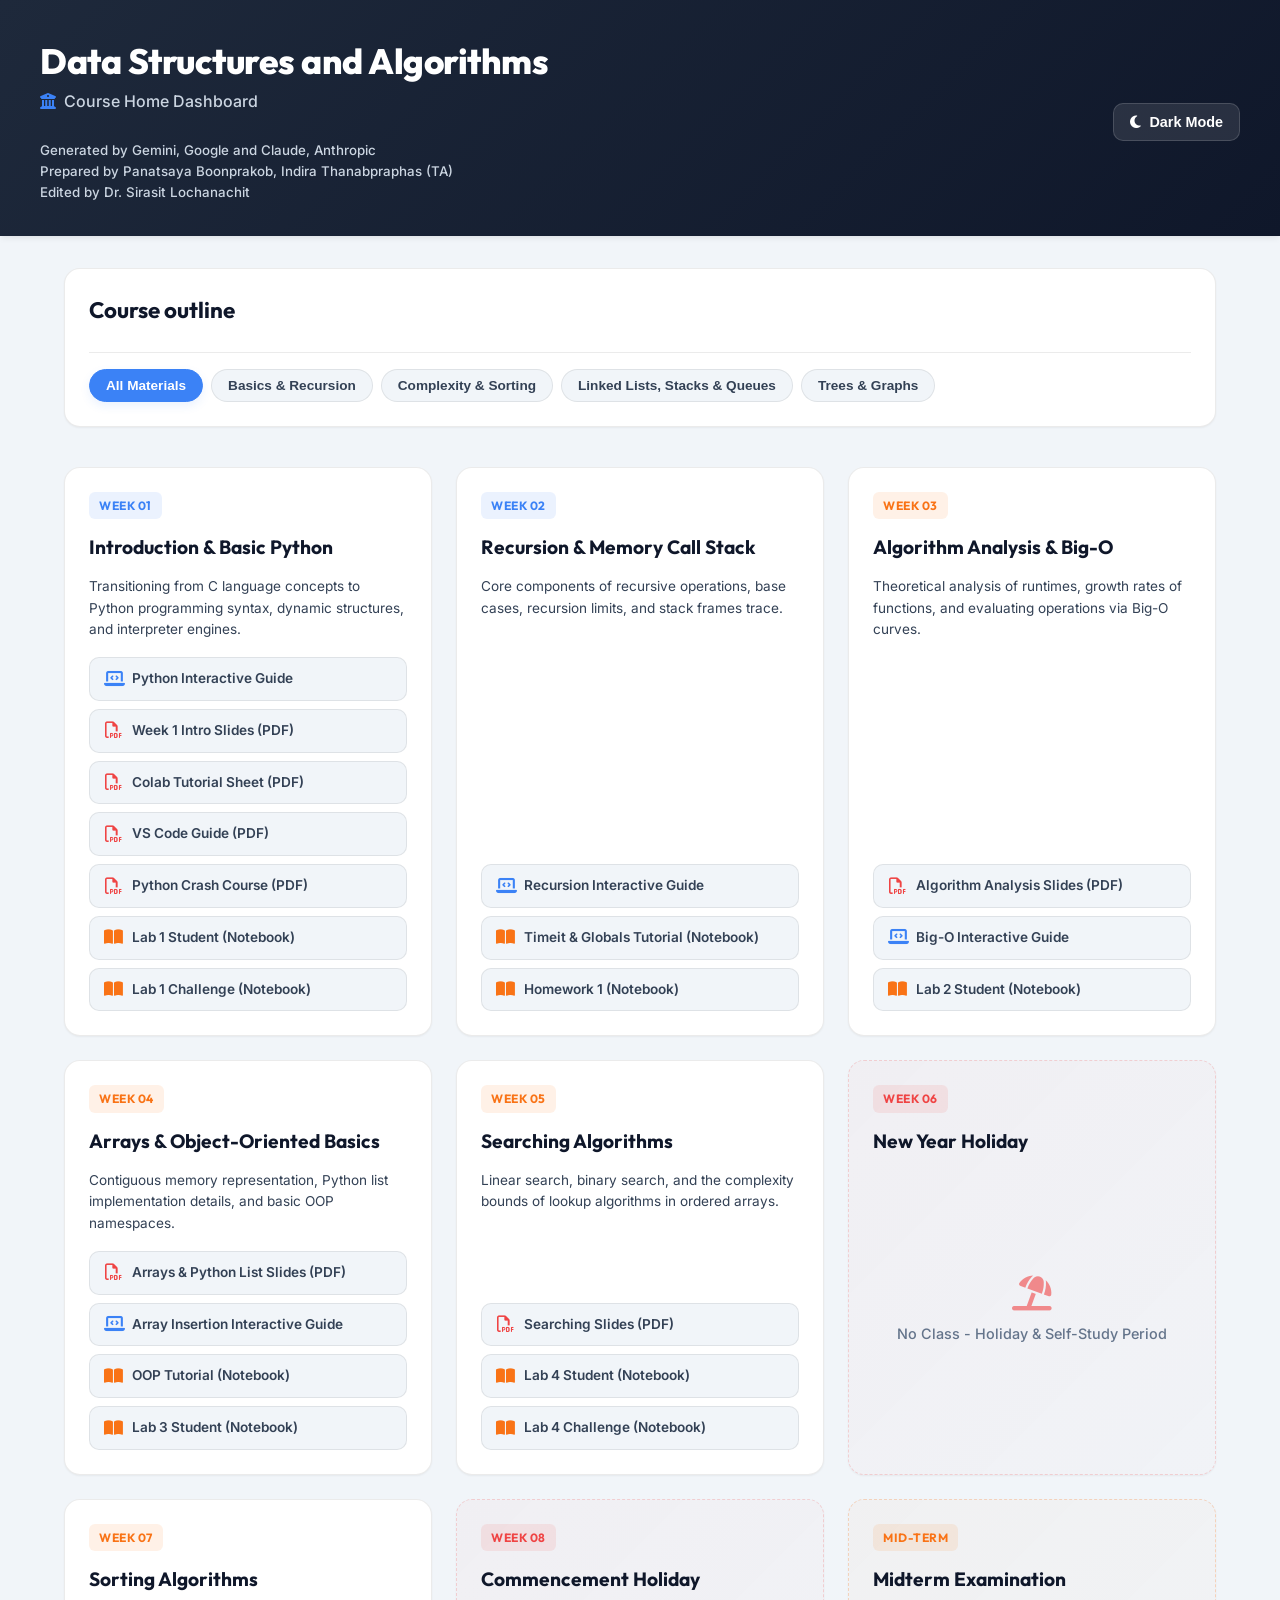
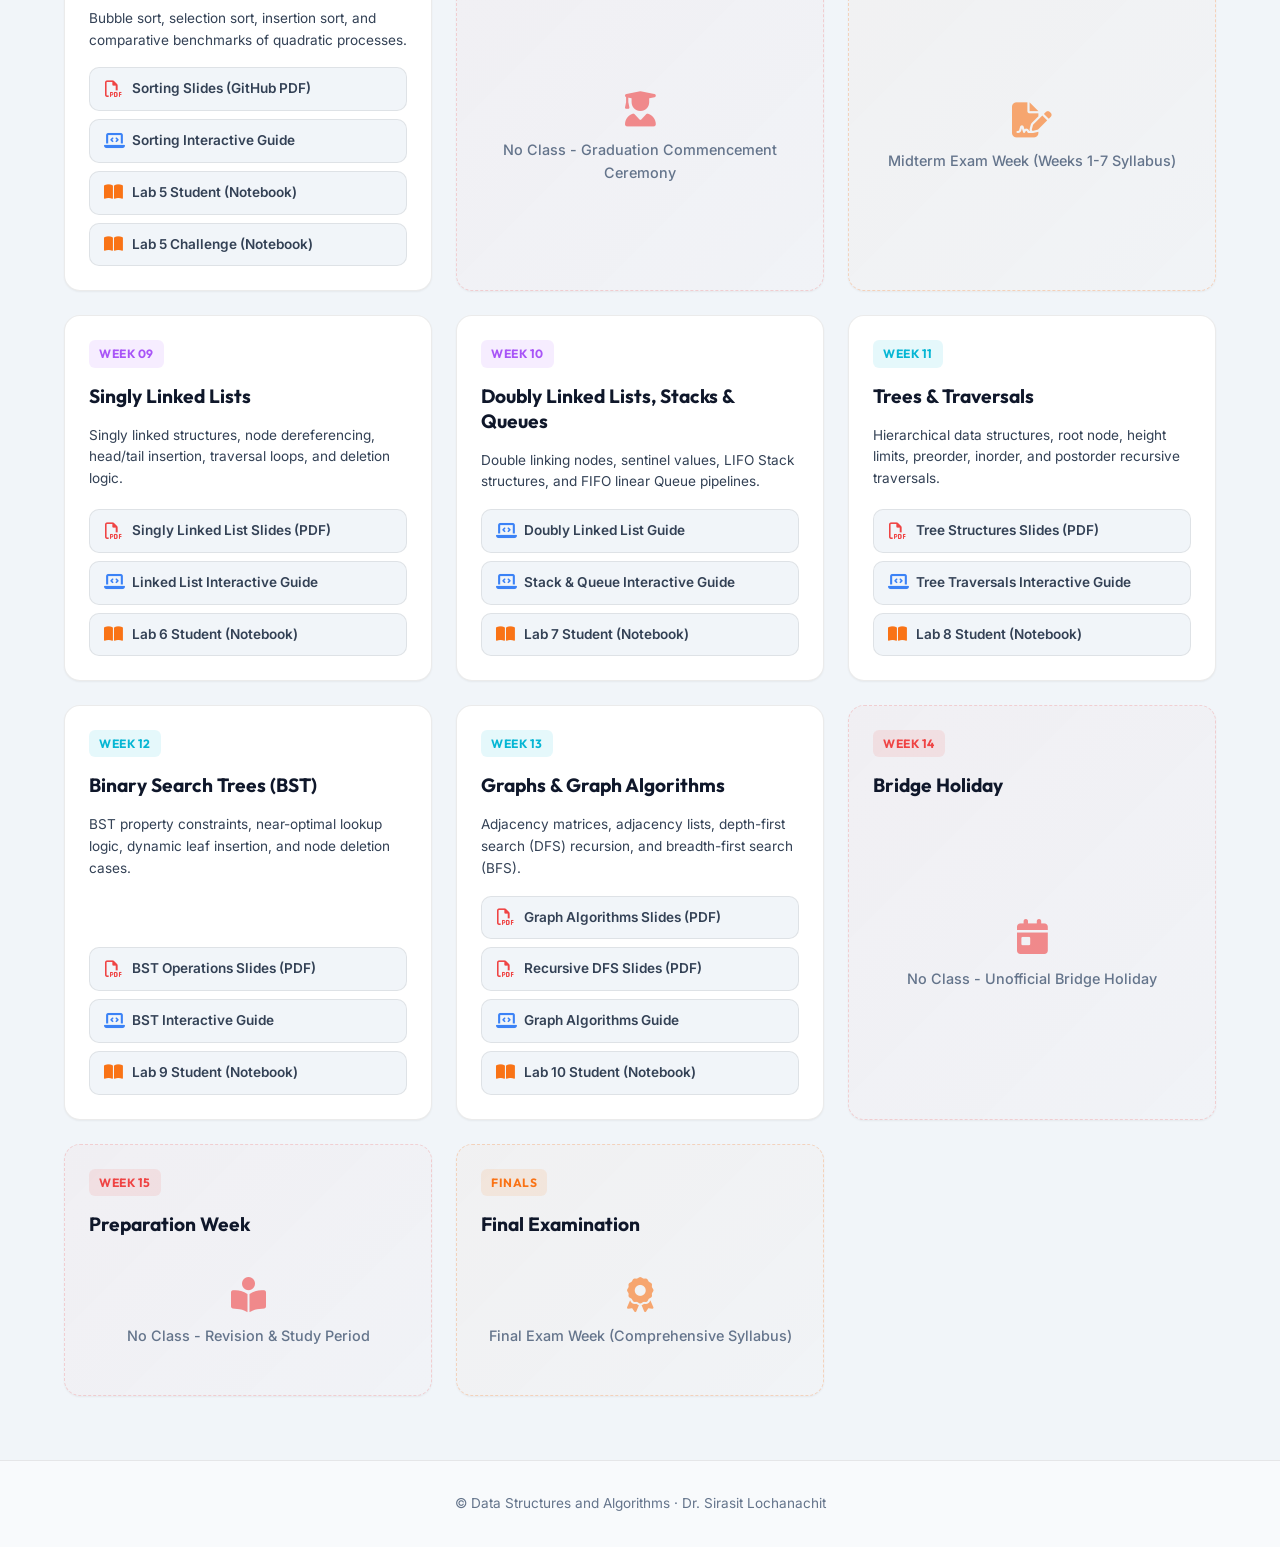
<file: index.html>
<!DOCTYPE html>
<html lang="en">
<head>
    <meta charset="UTF-8">
    <meta name="viewport" content="width=device-width, initial-scale=1.0">
    <title>Data Structures and Algorithms | Course Dashboard</title>
    <!-- Google Fonts -->
    <link rel="preconnect" href="https://fonts.googleapis.com">
    <link rel="preconnect" href="https://fonts.gstatic.com" crossorigin>
    <link href="https://fonts.googleapis.com/css2?family=Fira+Code:wght@400;500&family=Inter:wght@300;400;500;600;700&family=Outfit:wght@400;500;600;700;800&display=swap" rel="stylesheet">
    <!-- FontAwesome for Premium Icons -->
    <link rel="stylesheet" href="https://cdnjs.cloudflare.com/ajax/libs/font-awesome/6.4.0/css/all.min.css">
    
    <style>
        /* Design System & Variables */
        :root {
            /* Dark Mode Variables (Default base for the CSS) */
            --bg-primary: #090d16;
            --bg-secondary: #0f1626;
            --bg-card: rgba(15, 22, 38, 0.7);
            --bg-header: linear-gradient(135deg, #0b0f1a, #05070b);
            --border-color: rgba(255, 255, 255, 0.08);
            --border-accent: rgba(59, 130, 246, 0.25);
            
            --text-primary: #f8fafc;
            --text-secondary: #94a3b8;
            --text-muted: #64748b;
            
            /* Accents & Glows */
            --accent-blue: #3b82f6;
            --accent-blue-glow: rgba(59, 130, 246, 0.2);
            --accent-purple: #a855f7;
            --accent-purple-glow: rgba(168, 85, 247, 0.2);
            --accent-cyan: #06b6d4;
            --accent-cyan-glow: rgba(6, 182, 212, 0.2);
            --accent-green: #10b981;
            --accent-green-glow: rgba(16, 185, 129, 0.2);
            --accent-red: #ef4444;
            --accent-red-glow: rgba(239, 68, 68, 0.2);
            --accent-orange: #f97316;
            --accent-orange-glow: rgba(249, 115, 22, 0.2);
            
            --shadow-sm: 0 1px 2px rgba(0, 0, 0, 0.3);
            --shadow-md: 0 4px 6px -1px rgba(0, 0, 0, 0.4), 0 2px 4px -1px rgba(0, 0, 0, 0.3);
            --shadow-lg: 0 10px 30px rgba(0, 0, 0, 0.5);
            
            --transition-fast: 0.2s ease;
            --transition-normal: 0.3s ease;
            --border-radius-card: 16px;
            --border-radius-btn: 10px;
        }

        /* Light Mode Theme Overrides */
        body.light-mode {
            --bg-primary: #f1f5f9;      /* slate-100 */
            --bg-secondary: #f8fafc;    /* slate-50 */
            --bg-card: #ffffff;         /* pure white */
            --bg-header: linear-gradient(135deg, #1e293b, #0f172a);
            --border-color: rgba(0, 0, 0, 0.08);
            --border-accent: rgba(59, 130, 246, 0.15);
            
            --text-primary: #0f172a;    /* slate-900 */
            --text-secondary: #334155;  /* slate-700 */
            --text-muted: #64748b;      /* slate-500 */
            
            --accent-blue-glow: rgba(59, 130, 246, 0.1);
            --accent-purple-glow: rgba(168, 85, 247, 0.1);
            --accent-cyan-glow: rgba(6, 182, 212, 0.1);
            --accent-green-glow: rgba(16, 185, 129, 0.1);
            --accent-red-glow: rgba(239, 68, 68, 0.1);
            --accent-orange-glow: rgba(249, 115, 22, 0.1);
            
            --shadow-sm: 0 1px 2px rgba(0, 0, 0, 0.05);
            --shadow-md: 0 4px 6px -1px rgba(0, 0, 0, 0.05), 0 2px 4px -1px rgba(0, 0, 0, 0.03);
            --shadow-lg: 0 10px 25px rgba(0, 0, 0, 0.04);
        }

        /* Base & Reset Styles */
        * {
            box-sizing: border-box;
            margin: 0;
            padding: 0;
        }

        body {
            font-family: 'Inter', -apple-system, BlinkMacSystemFont, "Segoe UI", Roboto, sans-serif;
            background-color: var(--bg-primary);
            color: var(--text-primary);
            line-height: 1.6;
            min-height: 100vh;
            display: flex;
            flex-direction: column;
            transition: background-color var(--transition-normal), color var(--transition-normal);
        }

        a {
            color: var(--accent-blue);
            text-decoration: none;
            transition: color var(--transition-fast);
        }

        a:hover {
            text-decoration: underline;
        }

        /* Course Header Dashboard */
        header {
            background: var(--bg-header);
            color: #ffffff;
            padding: 2.5rem 2rem 2rem;
            position: relative;
            box-shadow: var(--shadow-md);
            z-index: 10;
        }

        .header-container {
            max-width: 1200px;
            margin: 0 auto;
            display: flex;
            justify-content: space-between;
            align-items: center;
            flex-wrap: wrap;
            gap: 1.5rem;
        }

        .header-title-area h1 {
            font-family: 'Outfit', sans-serif;
            font-size: 2.2rem;
            font-weight: 800;
            letter-spacing: -0.5px;
            line-height: 1.2;
            margin-bottom: 0.4rem;
        }

        .header-title-area p {
            font-size: 1rem;
            color: #cbd5e1;
            font-weight: 500;
            display: flex;
            align-items: center;
            gap: 8px;
        }

        .header-title-area p i {
            color: var(--accent-blue);
        }

        /* Theme Toggle Button in Header */
        .theme-toggle-btn {
            background-color: rgba(255, 255, 255, 0.08);
            border: 1px solid rgba(255, 255, 255, 0.15);
            color: #ffffff;
            padding: 10px 16px;
            border-radius: var(--border-radius-btn);
            font-weight: 600;
            font-size: 0.9rem;
            cursor: pointer;
            display: flex;
            align-items: center;
            gap: 8px;
            transition: var(--transition-fast);
        }

        .theme-toggle-btn:hover {
            background-color: rgba(255, 255, 255, 0.15);
            border-color: rgba(255, 255, 255, 0.3);
            box-shadow: 0 0 12px rgba(255, 255, 255, 0.1);
        }

        body.light-mode .theme-toggle-btn {
            /* Keep header styling clean in dark header context */
            background-color: rgba(255, 255, 255, 0.1);
        }

        /* Main Workspace Container */
        main {
            max-width: 1200px;
            width: 100%;
            margin: 2rem auto 4rem;
            padding: 0 1.5rem;
            display: flex;
            flex-direction: column;
            gap: 2.5rem;
        }

        /* Top Widgets Grid (Overview, Contact & Resources) */

        .info-card {
            background-color: var(--bg-card);
            border: 1px solid var(--border-color);
            border-radius: var(--border-radius-card);
            padding: 1.5rem;
            box-shadow: var(--shadow-md);
            display: flex;
            flex-direction: column;
            gap: 1rem;
            transition: transform var(--transition-normal), box-shadow var(--transition-normal);
        }

        body:not(.light-mode) .info-card {
            backdrop-filter: blur(12px);
        }

        .info-card-header {
            display: flex;
            align-items: center;
            gap: 12px;
            border-bottom: 1px solid var(--border-color);
            padding-bottom: 0.75rem;
        }

        .info-card-icon {
            font-size: 1.4rem;
            color: var(--accent-blue);
        }

        .info-card-header h2 {
            font-family: 'Outfit', sans-serif;
            font-size: 1.25rem;
            font-weight: 700;
        }

        .info-card-body {
            font-size: 0.95rem;
            color: var(--text-secondary);
            display: flex;
            flex-direction: column;
            gap: 0.8rem;
        }

        .info-card-body p.tagline {
            font-style: italic;
            color: var(--accent-blue);
            font-weight: 500;
        }

        .key-info-list {
            list-style: none;
            display: flex;
            flex-direction: column;
            gap: 0.5rem;
        }

        .key-info-list li {
            display: flex;
            align-items: center;
            gap: 8px;
        }

        .key-info-list li strong {
            color: var(--text-primary);
            min-width: 110px;
        }

        .discord-btn {
            display: inline-flex;
            align-items: center;
            gap: 8px;
            background-color: #5865f2;
            color: #ffffff;
            padding: 8px 16px;
            border-radius: var(--border-radius-btn);
            font-weight: 600;
            font-size: 0.85rem;
            width: fit-content;
            transition: var(--transition-fast);
        }

        .discord-btn:hover {
            background-color: #4752c4;
            text-decoration: none;
            box-shadow: 0 4px 12px rgba(88, 101, 242, 0.35);
        }

        /* Course Outline Control Center */
        .controls-card {
            background-color: var(--bg-card);
            border: 1px solid var(--border-color);
            border-radius: var(--border-radius-card);
            padding: 1.5rem;
            box-shadow: var(--shadow-sm);
            display: flex;
            flex-direction: column;
            gap: 1.25rem;
        }

        .controls-header {
            display: flex;
            justify-content: space-between;
            align-items: center;
            flex-wrap: wrap;
            gap: 1rem;
        }

        .controls-title h2 {
            font-family: 'Outfit', sans-serif;
            font-size: 1.4rem;
            font-weight: 700;
            margin-bottom: 0.2rem;
        }

        .controls-title p {
            font-size: 0.9rem;
            color: var(--text-muted);
        }



        /* Filter buttons container */
        .filter-container {
            display: flex;
            flex-wrap: wrap;
            gap: 8px;
            border-top: 1px solid var(--border-color);
            padding-top: 1rem;
        }

        .filter-btn {
            background-color: var(--bg-primary);
            border: 1px solid var(--border-color);
            color: var(--text-secondary);
            padding: 8px 16px;
            border-radius: 999px;
            font-size: 0.85rem;
            font-weight: 600;
            cursor: pointer;
            transition: var(--transition-fast);
        }

        .filter-btn:hover {
            color: var(--text-primary);
            background-color: var(--border-color);
        }

        .filter-btn.active {
            background-color: var(--accent-blue);
            border-color: var(--accent-blue);
            color: #ffffff;
            box-shadow: 0 4px 10px var(--accent-blue-glow);
        }

        /* Course Weeks Grid */
        .weeks-grid {
            display: grid;
            grid-template-columns: repeat(auto-fill, minmax(360px, 1fr));
            gap: 1.5rem;
        }

        /* Week card general styling */
        .week-card {
            background-color: var(--bg-card);
            border: 1px solid var(--border-color);
            border-radius: var(--border-radius-card);
            padding: 1.5rem;
            box-shadow: var(--shadow-sm);
            display: flex;
            flex-direction: column;
            gap: 1rem;
            position: relative;
            overflow: hidden;
            transition: opacity var(--transition-normal), transform var(--transition-normal), box-shadow var(--transition-normal), border-color var(--transition-normal);
        }

        .week-card.hidden {
            display: none !important;
            opacity: 0;
            transform: translateY(10px);
        }

        .week-card:hover {
            transform: translateY(-4px);
            box-shadow: var(--shadow-lg);
            border-color: var(--border-accent);
        }

        /* Category left borders on hover */
        .week-card::before {
            content: '';
            position: absolute;
            top: 0;
            left: 0;
            width: 4px;
            height: 100%;
            background-color: transparent;
            transition: var(--transition-fast);
        }
        
        .week-card[data-category="basics"]:hover::before { background-color: var(--accent-blue); }
        .week-card[data-category="complexity"]:hover::before { background-color: var(--accent-orange); }
        .week-card[data-category="lists"]:hover::before { background-color: var(--accent-purple); }
        .week-card[data-category="trees"]:hover::before { background-color: var(--accent-cyan); }

        /* Week card header details */
        .week-card-header {
            display: flex;
            justify-content: space-between;
            align-items: center;
        }

        .week-badge {
            font-family: 'Outfit', sans-serif;
            font-size: 0.75rem;
            font-weight: 700;
            text-transform: uppercase;
            letter-spacing: 0.5px;
            padding: 4px 10px;
            border-radius: 6px;
        }

        /* Color configurations for week badges */
        .week-card[data-category="basics"] .week-badge {
            background-color: var(--accent-blue-glow);
            color: var(--accent-blue);
        }
        .week-card[data-category="complexity"] .week-badge {
            background-color: var(--accent-orange-glow);
            color: var(--accent-orange);
        }
        .week-card[data-category="lists"] .week-badge {
            background-color: var(--accent-purple-glow);
            color: var(--accent-purple);
        }
        .week-card[data-category="trees"] .week-badge {
            background-color: var(--accent-cyan-glow);
            color: var(--accent-cyan);
        }

        .card-title {
            font-family: 'Outfit', sans-serif;
            font-size: 1.2rem;
            font-weight: 700;
            color: var(--text-primary);
            line-height: 1.3;
        }

        .card-desc {
            font-size: 0.85rem;
            color: var(--text-secondary);
        }

        /* Material buttons listing */
        .materials-container {
            display: flex;
            flex-direction: column;
            gap: 8px;
            margin-top: auto;
        }

        .material-link {
            display: flex;
            align-items: center;
            gap: 10px;
            background-color: var(--bg-primary);
            border: 1px solid var(--border-color);
            color: var(--text-secondary);
            padding: 10px 14px;
            border-radius: var(--border-radius-btn);
            font-size: 0.85rem;
            font-weight: 600;
            transition: var(--transition-fast);
        }

        .material-link i {
            font-size: 1.05rem;
            width: 18px;
            text-align: center;
        }

        .material-link:hover {
            color: var(--text-primary);
            background-color: var(--border-color);
            text-decoration: none;
            transform: translateX(2px);
        }

        /* Specific link icon colors */
        .material-link i.fa-file-pdf { color: var(--accent-red); }
        .material-link i.fa-laptop-code { color: var(--accent-blue); }
        .material-link i.fa-book-open { color: var(--accent-orange); }

        /* Special Card styles (Holidays/Exams) */
        .week-card.special-card {
            border-style: dashed;
            background: linear-gradient(135deg, rgba(239, 68, 68, 0.03), rgba(239, 68, 68, 0.01));
            border-color: rgba(239, 68, 68, 0.2);
        }

        .week-card.special-card[data-special="midterm"],
        .week-card.special-card[data-special="final"] {
            background: linear-gradient(135deg, rgba(249, 115, 22, 0.03), rgba(249, 115, 22, 0.01));
            border-color: rgba(249, 115, 22, 0.25);
        }

        .week-card.special-card .week-badge {
            background-color: rgba(239, 68, 68, 0.1);
            color: var(--accent-red);
        }

        .week-card.special-card[data-special="midterm"] .week-badge,
        .week-card.special-card[data-special="final"] .week-badge {
            background-color: rgba(249, 115, 22, 0.1);
            color: var(--accent-orange);
        }

        .special-placeholder {
            margin: auto;
            text-align: center;
            padding: 1.5rem 0;
            display: flex;
            flex-direction: column;
            align-items: center;
            gap: 12px;
            color: var(--text-muted);
        }

        .special-placeholder i {
            font-size: 2.2rem;
            opacity: 0.6;
        }

        .special-placeholder[data-icon="midterm"] i,
        .special-placeholder[data-icon="final"] i {
            color: var(--accent-orange);
        }
        .special-placeholder[data-icon="holiday"] i {
            color: var(--accent-red);
        }

        .special-placeholder span {
            font-weight: 500;
            font-size: 0.9rem;
        }

        /* Footer styling */
        footer {
            text-align: center;
            font-size: 0.85rem;
            color: var(--text-muted);
            padding: 2rem;
            border-top: 1px solid var(--border-color);
            background-color: var(--bg-secondary);
            margin-top: auto;
        }

        /* Animations */
        @keyframes fadeIn {
            from { opacity: 0; transform: translateY(8px); }
            to { opacity: 1; transform: translateY(0); }
        }

        .weeks-grid > div {
            animation: fadeIn 0.4s ease forwards;
        }

        /* Responsive adjustments */
        @media (max-width: 768px) {
            .header-container {
                flex-direction: column;
                align-items: flex-start;
            }
            main {
                margin: 1.5rem auto 3rem;
            }
        }
    </style>
</head>
<body class="light-mode">

    <!-- Course Header -->
    <header>
        <div class="header-container">
            <div class="header-title-area">
                <h1>Data Structures and Algorithms</h1>
                <p><i class="fa-solid fa-building-columns"></i>Course Home Dashboard</p>
                <br>
                <p><small>Generated by Gemini, Google and Claude, Anthropic
                    <br>Prepared by Panatsaya Boonprakob, Indira Thanabpraphas (TA)
                    <br>Edited by Dr. Sirasit Lochanachit</small></p>
            </div>
            <button class="theme-toggle-btn" id="theme-toggle-btn" title="Toggle Light/Dark Mode">
                <i class="fa-solid fa-moon"></i> <span id="theme-text">Dark Mode</span>
            </button>
        </div>
    </header>

    <!-- Main Content Workspace -->
    <main>


        <!-- Dynamic Outline Dashboard Control -->
        <section class="controls-card">
            <div class="controls-header">
                <div class="controls-title">
                    <h2>Course outline</h2>
                </div>
            </div>

            <!-- Topic Filters -->
            <div class="filter-container">
                <button class="filter-btn active" data-filter="all">All Materials</button>
                <button class="filter-btn" data-filter="basics">Basics & Recursion</button>
                <button class="filter-btn" data-filter="complexity">Complexity & Sorting</button>
                <button class="filter-btn" data-filter="lists">Linked Lists, Stacks & Queues</button>
                <button class="filter-btn" data-filter="trees">Trees & Graphs</button>
            </div>
        </section>

        <!-- Weeks Interactive Grid -->
        <section class="weeks-grid" id="weeks-grid">
            
            <!-- Week 1 -->
            <div class="week-card" data-category="basics" data-tags="basics">
                <div class="week-card-header">
                    <span class="week-badge">Week 01</span>
                </div>
                <h3 class="card-title">Introduction & Basic Python</h3>
                <p class="card-desc">Transitioning from C language concepts to Python programming syntax, dynamic structures, and interpreter engines.</p>
                <div class="materials-container">
                    <a href="week1.html" class="material-link" target="_blank"><i class="fa-solid fa-laptop-code"></i> Python Interactive Guide</a>
                    <a href="Week1/DSA_Week1.pdf" class="material-link" target="_blank"><i class="fa-regular fa-file-pdf"></i> Week 1 Intro Slides (PDF)</a>
                    <a href="Week1/DSA-Colab-Tutorial.pdf" class="material-link" target="_blank"><i class="fa-regular fa-file-pdf"></i> Colab Tutorial Sheet (PDF)</a>
                    <a href="Week1/Getting-Started-with-VS-Code.pdf" class="material-link" target="_blank"><i class="fa-regular fa-file-pdf"></i> VS Code Guide (PDF)</a>
                    <a href="Week1/DSA_Python_Crash_Course_stu.pdf" class="material-link" target="_blank"><i class="fa-regular fa-file-pdf"></i> Python Crash Course (PDF)</a>
                    <a href="Week1/DSA_Lab_1_student.ipynb" class="material-link" download><i class="fa-solid fa-book-open"></i> Lab 1 Student (Notebook)</a>
                    <a href="Week1/DSA_Lab_1_Challenge.ipynb" class="material-link" download><i class="fa-solid fa-book-open"></i> Lab 1 Challenge (Notebook)</a>
                </div>
            </div>

            <!-- Week 2 -->
            <div class="week-card" data-category="basics" data-tags="basics">
                <div class="week-card-header">
                    <span class="week-badge">Week 02</span>
                </div>
                <h3 class="card-title">Recursion & Memory Call Stack</h3>
                <p class="card-desc">Core components of recursive operations, base cases, recursion limits, and stack frames trace.</p>
                <div class="materials-container">
                    <a href="Week2/Recursion_Interactive_Guide.html" class="material-link" target="_blank"><i class="fa-solid fa-laptop-code"></i> Recursion Interactive Guide</a>
                    <a href="Week2/Tutorial_Week2_student.ipynb" class="material-link" download><i class="fa-solid fa-book-open"></i> Timeit & Globals Tutorial (Notebook)</a>
                    <a href="Week2/DSA_HW-1.ipynb" class="material-link" download><i class="fa-solid fa-book-open"></i> Homework 1 (Notebook)</a>
                </div>
            </div>

            <!-- Week 3 -->
            <div class="week-card" data-category="complexity" data-tags="complexity">
                <div class="week-card-header">
                    <span class="week-badge">Week 03</span>
                </div>
                <h3 class="card-title">Algorithm Analysis & Big-O</h3>
                <p class="card-desc">Theoretical analysis of runtimes, growth rates of functions, and evaluating operations via Big-O curves.</p>
                <div class="materials-container">
                    <a href="Week3/DSA_Week3.pdf" class="material-link" target="_blank"><i class="fa-regular fa-file-pdf"></i> Algorithm Analysis Slides (PDF)</a>
                    <a href="Week3/Big-O_Interactive_Guide.html" class="material-link" target="_blank"><i class="fa-solid fa-laptop-code"></i> Big-O Interactive Guide</a>
                    <a href="Week3/DSA_Lab_2_student.ipynb" class="material-link" download><i class="fa-solid fa-book-open"></i> Lab 2 Student (Notebook)</a>
                </div>
            </div>

            <!-- Week 4 -->
            <div class="week-card" data-category="complexity" data-tags="complexity">
                <div class="week-card-header">
                    <span class="week-badge">Week 04</span>
                </div>
                <h3 class="card-title">Arrays & Object-Oriented Basics</h3>
                <p class="card-desc">Contiguous memory representation, Python list implementation details, and basic OOP namespaces.</p>
                <div class="materials-container">
                    <a href="Week4/DSA_Week4.pdf" class="material-link" target="_blank"><i class="fa-regular fa-file-pdf"></i> Arrays & Python List Slides (PDF)</a>
                    <a href="Week4/Array_Interactive_Guide.html" class="material-link" target="_blank"><i class="fa-solid fa-laptop-code"></i> Array Insertion Interactive Guide</a>
                    <a href="Week4/Tutorial_Week4_student.ipynb" class="material-link" download><i class="fa-solid fa-book-open"></i> OOP Tutorial (Notebook)</a>
                    <a href="Week4/DSA_Lab_3_student.ipynb" class="material-link" download><i class="fa-solid fa-book-open"></i> Lab 3 Student (Notebook)</a>
                </div>
            </div>

            <!-- Week 5 -->
            <div class="week-card" data-category="complexity" data-tags="complexity">
                <div class="week-card-header">
                    <span class="week-badge">Week 05</span>
                </div>
                <h3 class="card-title">Searching Algorithms</h3>
                <p class="card-desc">Linear search, binary search, and the complexity bounds of lookup algorithms in ordered arrays.</p>
                <div class="materials-container">
                    <a href="Week5/DSA_Week5.pdf" class="material-link" target="_blank"><i class="fa-regular fa-file-pdf"></i> Searching Slides (PDF)</a>
                    <a href="Week5/DSA_Lab_4_student.ipynb" class="material-link" download><i class="fa-solid fa-book-open"></i> Lab 4 Student (Notebook)</a>
                    <a href="Week5/DSA_Lab_4_challenge.ipynb" class="material-link" download><i class="fa-solid fa-book-open"></i> Lab 4 Challenge (Notebook)</a>
                </div>
            </div>

            <!-- Week 6 (Holiday) -->
            <div class="week-card special-card" data-category="basics" data-tags="basics" data-special="holiday">
                <div class="week-card-header">
                    <span class="week-badge">Week 06</span>
                </div>
                <h3 class="card-title">New Year Holiday</h3>
                <div class="special-placeholder" data-icon="holiday">
                    <i class="fa-solid fa-umbrella-beach"></i>
                    <span>No Class - Holiday & Self-Study Period</span>
                </div>
            </div>

            <!-- Week 7 -->
            <div class="week-card" data-category="complexity" data-tags="complexity">
                <div class="week-card-header">
                    <span class="week-badge">Week 07</span>
                </div>
                <h3 class="card-title">Sorting Algorithms</h3>
                <p class="card-desc">Bubble sort, selection sort, insertion sort, and comparative benchmarks of quadratic processes.</p>
                <div class="materials-container">
                    <a href="https://github.com/noswolf/DSA_BIT/blob/DSA_24_Term2/Week10/DSA_Week10.pdf" class="material-link" target="_blank"><i class="fa-regular fa-file-pdf"></i> Sorting Slides (GitHub PDF)</a>
                    <a href="Week7/Sorting_Interactive_Guide.html" class="material-link" target="_blank"><i class="fa-solid fa-laptop-code"></i> Sorting Interactive Guide</a>
                    <a href="Week7/DSA_Lab_5_student.ipynb" class="material-link" download><i class="fa-solid fa-book-open"></i> Lab 5 Student (Notebook)</a>
                    <a href="Week7/DSA_Lab_5_challenge.ipynb" class="material-link" download><i class="fa-solid fa-book-open"></i> Lab 5 Challenge (Notebook)</a>
                </div>
            </div>

            <!-- Week 8 (Commencement Ceremony) -->
            <div class="week-card special-card" data-category="basics" data-tags="basics" data-special="holiday">
                <div class="week-card-header">
                    <span class="week-badge">Week 08</span>
                </div>
                <h3 class="card-title">Commencement Holiday</h3>
                <div class="special-placeholder" data-icon="holiday">
                    <i class="fa-solid fa-user-graduate"></i>
                    <span>No Class - Graduation Commencement Ceremony</span>
                </div>
            </div>

            <!-- Midterm Exam -->
            <div class="week-card special-card" data-category="basics" data-tags="basics" data-special="midterm">
                <div class="week-card-header">
                    <span class="week-badge">Mid-Term</span>
                </div>
                <h3 class="card-title">Midterm Examination</h3>
                <div class="special-placeholder" data-icon="midterm">
                    <i class="fa-solid fa-file-signature"></i>
                    <span>Midterm Exam Week (Weeks 1-7 Syllabus)</span>
                </div>
            </div>

            <!-- Week 9 -->
            <div class="week-card" data-category="lists" data-tags="lists">
                <div class="week-card-header">
                    <span class="week-badge">Week 09</span>
                </div>
                <h3 class="card-title">Singly Linked Lists</h3>
                <p class="card-desc">Singly linked structures, node dereferencing, head/tail insertion, traversal loops, and deletion logic.</p>
                <div class="materials-container">
                    <a href="Week9/DSA_Week9.pdf" class="material-link" target="_blank"><i class="fa-regular fa-file-pdf"></i> Singly Linked List Slides (PDF)</a>
                    <a href="Week9/Linked_list_guide.html" class="material-link" target="_blank"><i class="fa-solid fa-laptop-code"></i> Linked List Interactive Guide</a>
                    <a href="Week9/DSA_Lab_6_student.ipynb" class="material-link" download><i class="fa-solid fa-book-open"></i> Lab 6 Student (Notebook)</a>
                </div>
            </div>

            <!-- Week 10 -->
            <div class="week-card" data-category="lists" data-tags="lists">
                <div class="week-card-header">
                    <span class="week-badge">Week 10</span>
                </div>
                <h3 class="card-title">Doubly Linked Lists, Stacks & Queues</h3>
                <p class="card-desc">Double linking nodes, sentinel values, LIFO Stack structures, and FIFO linear Queue pipelines.</p>
                <div class="materials-container">
                    <a href="Week10/Doubly_LL_guide.html" class="material-link" target="_blank"><i class="fa-solid fa-laptop-code"></i> Doubly Linked List Guide</a>
                    <a href="Week10/stack_queue_guide.html" class="material-link" target="_blank"><i class="fa-solid fa-laptop-code"></i> Stack & Queue Interactive Guide</a>
                    <a href="Week10/DSA_Lab_7_student.ipynb" class="material-link" download><i class="fa-solid fa-book-open"></i> Lab 7 Student (Notebook)</a>
                </div>
            </div>

            <!-- Week 11 -->
            <div class="week-card" data-category="trees" data-tags="trees">
                <div class="week-card-header">
                    <span class="week-badge">Week 11</span>
                </div>
                <h3 class="card-title">Trees & Traversals</h3>
                <p class="card-desc">Hierarchical data structures, root node, height limits, preorder, inorder, and postorder recursive traversals.</p>
                <div class="materials-container">
                    <a href="Week11/DSA_Week11.pdf" class="material-link" target="_blank"><i class="fa-regular fa-file-pdf"></i> Tree Structures Slides (PDF)</a>
                    <a href="Week11/Tree_traversals.html" class="material-link" target="_blank"><i class="fa-solid fa-laptop-code"></i> Tree Traversals Interactive Guide</a>
                    <a href="Week11/DSA_Lab_8_student.ipynb" class="material-link" download><i class="fa-solid fa-book-open"></i> Lab 8 Student (Notebook)</a>
                </div>
            </div>

            <!-- Week 12 -->
            <div class="week-card" data-category="trees" data-tags="trees">
                <div class="week-card-header">
                    <span class="week-badge">Week 12</span>
                </div>
                <h3 class="card-title">Binary Search Trees (BST)</h3>
                <p class="card-desc">BST property constraints, near-optimal lookup logic, dynamic leaf insertion, and node deletion cases.</p>
                <div class="materials-container">
                    <a href="Week12/DSA_Week12.pdf" class="material-link" target="_blank"><i class="fa-regular fa-file-pdf"></i> BST Operations Slides (PDF)</a>
                    <a href="Week12/BST_operations.html" class="material-link" target="_blank"><i class="fa-solid fa-laptop-code"></i> BST Interactive Guide</a>
                    <a href="Week12/DSA_Lab_9_student.ipynb" class="material-link" download><i class="fa-solid fa-book-open"></i> Lab 9 Student (Notebook)</a>
                </div>
            </div>

            <!-- Week 13 -->
            <div class="week-card" data-category="trees" data-tags="trees">
                <div class="week-card-header">
                    <span class="week-badge">Week 13</span>
                </div>
                <h3 class="card-title">Graphs & Graph Algorithms</h3>
                <p class="card-desc">Adjacency matrices, adjacency lists, depth-first search (DFS) recursion, and breadth-first search (BFS).</p>
                <div class="materials-container">
                    <a href="Week13/DSA_Week13.pdf" class="material-link" target="_blank"><i class="fa-regular fa-file-pdf"></i> Graph Algorithms Slides (PDF)</a>
                    <a href="Week13/DSA_DFS_recursive.pdf" class="material-link" target="_blank"><i class="fa-regular fa-file-pdf"></i> Recursive DFS Slides (PDF)</a>
                    <a href="Week13/Graph_Algorithms.html" class="material-link" target="_blank"><i class="fa-solid fa-laptop-code"></i> Graph Algorithms Guide</a>
                    <a href="Week13/DSA_Lab_10_student.ipynb" class="material-link" download><i class="fa-solid fa-book-open"></i> Lab 10 Student (Notebook)</a>
                </div>
            </div>

            <!-- Week 14 (Bridge Holiday) -->
            <div class="week-card special-card" data-category="trees" data-tags="trees" data-special="holiday">
                <div class="week-card-header">
                    <span class="week-badge">Week 14</span>
                </div>
                <h3 class="card-title">Bridge Holiday</h3>
                <div class="special-placeholder" data-icon="holiday">
                    <i class="fa-solid fa-calendar-day"></i>
                    <span>No Class - Unofficial Bridge Holiday</span>
                </div>
            </div>

            <!-- Week 15 (No Class) -->
            <div class="week-card special-card" data-category="trees" data-tags="trees" data-special="holiday">
                <div class="week-card-header">
                    <span class="week-badge">Week 15</span>
                </div>
                <h3 class="card-title">Preparation Week</h3>
                <div class="special-placeholder" data-icon="holiday">
                    <i class="fa-solid fa-book-reader"></i>
                    <span>No Class - Revision & Study Period</span>
                </div>
            </div>

            <!-- Final Exam -->
            <div class="week-card special-card" data-category="trees" data-tags="trees" data-special="final">
                <div class="week-card-header">
                    <span class="week-badge">Finals</span>
                </div>
                <h3 class="card-title">Final Examination</h3>
                <div class="special-placeholder" data-icon="final">
                    <i class="fa-solid fa-award"></i>
                    <span>Final Exam Week (Comprehensive Syllabus)</span>
                </div>
            </div>

        </section>

    </main>

    <!-- Footer -->
    <footer>
        &copy; Data Structures and Algorithms · Dr. Sirasit Lochanachit
    </footer>

    <!-- Interactive Logic (Theme, Filter, Search) -->
    <script>
        document.addEventListener("DOMContentLoaded", () => {
            // Theme toggle setup
            const body = document.body;
            const themeBtn = document.getElementById("theme-toggle-btn");
            const themeText = document.getElementById("theme-text");
            
            // Check stored preference
            const savedTheme = localStorage.getItem("dsa-home-theme") || "light";
            if (savedTheme === "light") {
                body.classList.add("light-mode");
                themeBtn.innerHTML = '<i class="fa-solid fa-moon"></i> <span id="theme-text">Dark Mode</span>';
            } else {
                body.classList.remove("light-mode");
                themeBtn.innerHTML = '<i class="fa-solid fa-sun"></i> <span id="theme-text">Light Mode</span>';
            }

            themeBtn.addEventListener("click", () => {
                body.classList.toggle("light-mode");
                if (body.classList.contains("light-mode")) {
                    localStorage.setItem("dsa-home-theme", "light");
                    themeBtn.innerHTML = '<i class="fa-solid fa-moon"></i> <span id="theme-text">Dark Mode</span>';
                } else {
                    localStorage.setItem("dsa-home-theme", "dark");
                    themeBtn.innerHTML = '<i class="fa-solid fa-sun"></i> <span id="theme-text">Light Mode</span>';
                }
            });

            // Filter Logic
            const filterBtns = document.querySelectorAll(".filter-btn");
            const weekCards = document.querySelectorAll(".week-card");

            const updateDashboard = () => {
                const activeFilter = document.querySelector(".filter-btn.active").getAttribute("data-filter");

                weekCards.forEach(card => {
                    const tags = card.getAttribute("data-tags").split(" ");
                    const matchesFilter = activeFilter === "all" || tags.includes(activeFilter);

                    if (matchesFilter) {
                        card.classList.remove("hidden");
                    } else {
                        card.classList.add("hidden");
                    }
                });
            };

            // Setup listeners
            filterBtns.forEach(btn => {
                btn.addEventListener("click", () => {
                    filterBtns.forEach(b => b.classList.remove("active"));
                    btn.classList.add("active");
                    updateDashboard();
                });
            });
        });
    </script>
</body>
</html>
</file>
